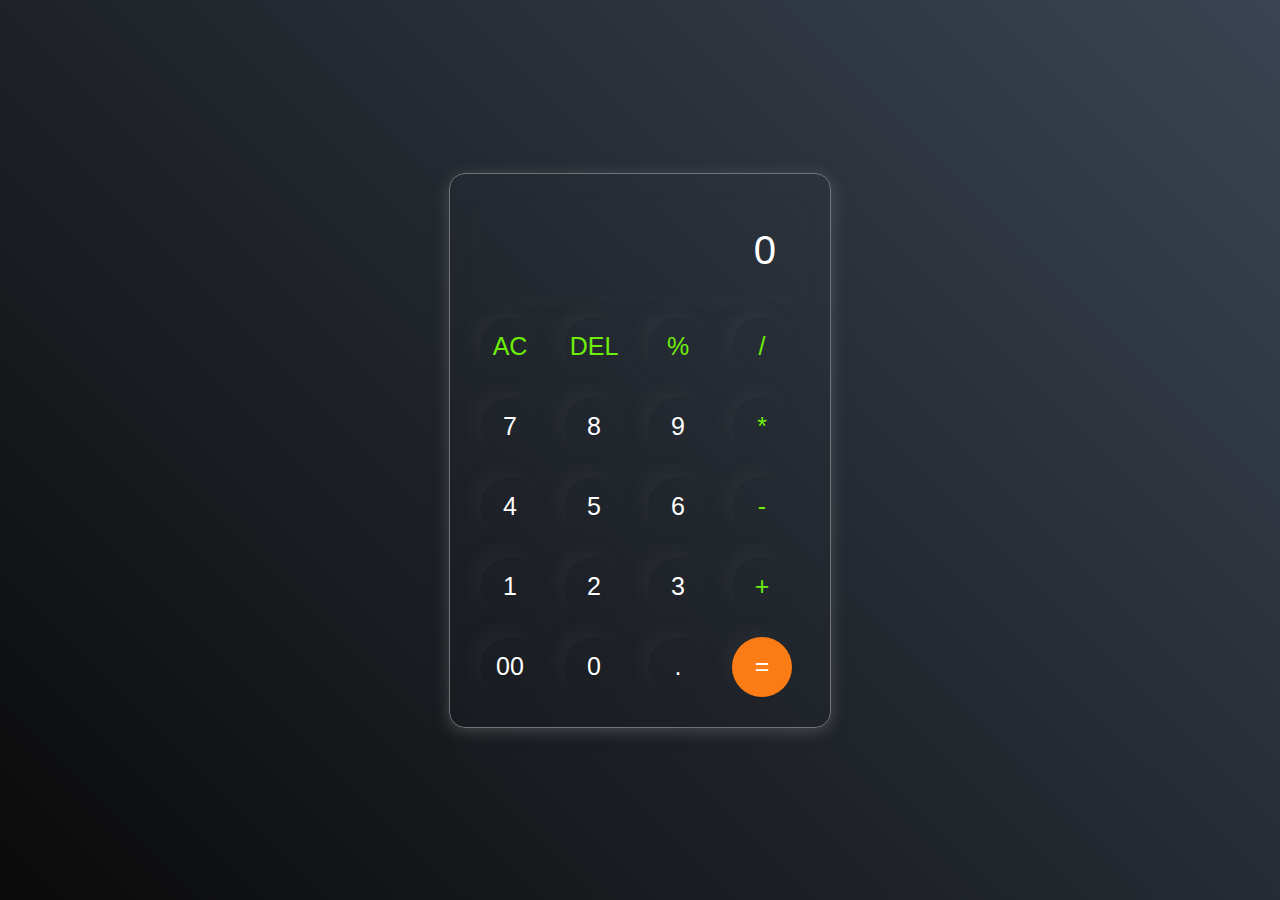
<file: Calculator/index.html>
<!DOCTYPE html>
<html lang="en">

<head>
    <meta charset="UTF-8">
    <meta name="viewport" content="width=device-width, initial-scale=1.0">
    <title>Calculator</title>
    <link rel="stylesheet" href="style.css">
</head>

<body>

    <div class="calculator">
        <input type="text" placeholder="0" id="input-box">
        <div>
            <button class="operator">AC</button>
            <button class="operator">DEL</button>
            <button class="operator">%</button>
            <button class="operator">/</button>
        </div>
        <div>
            <button>7</button>
            <button>8</button>
            <button>9</button>
            <button class="operator">*</button>
        </div>
        <div>
            <button>4</button>
            <button>5</button>
            <button>6</button>
            <button class="operator">-</button>
        </div>
        <div>
            <button>1</button>
            <button>2</button>
            <button>3</button>
            <button class="operator">+</button>
        </div>
        <div>
            <button>00</button>
            <button>0</button>
            <button>.</button>
            <button class="equalBtn">=</button>
        </div>





    </div>

    <script src="script..js"></script>
</body>

</html>
</file>
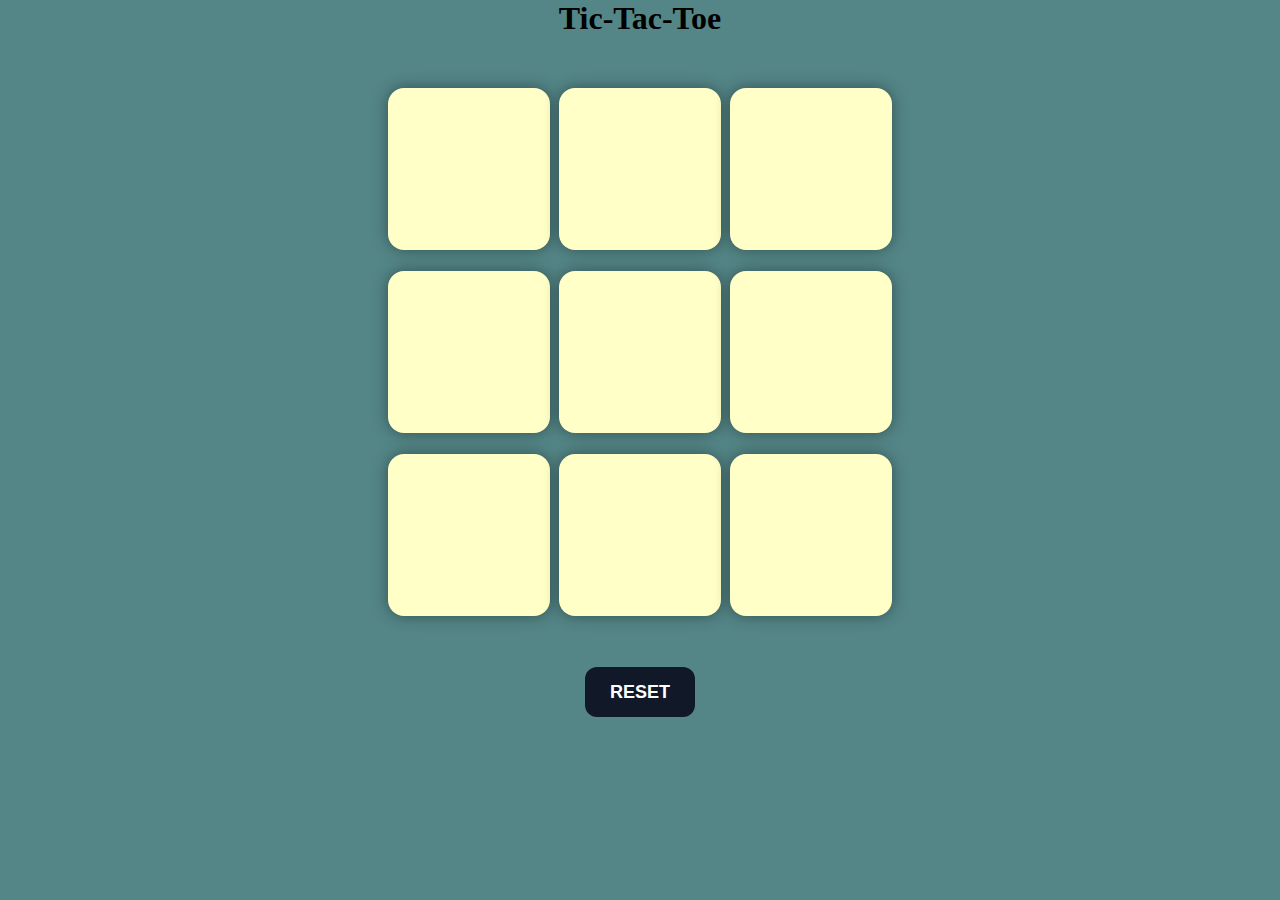
<file: tic-tac-toe-game/index.html>
<!DOCTYPE html>
<html lang="en">

<head>
    <meta charset="UTF-8">
    <meta name="viewport" content="width=device-width, initial-scale=1.0">
    <title>Tic Tac Toe</title>
    <link rel="stylesheet" href="style.css">
</head>

<body>
    <div class="msg-container hide">
        <p id="msg"></p>
        <button class="new-btn btn">New Game</button>
    </div>
    <main>
        <h1>Tic-Tac-Toe</h1>
        <div class="container">
            <div class="game">
                <button class="box"></button>
                <button class="box"></button>
                <button class="box"></button>
                <button class="box"></button>
                <button class="box"></button>
                <button class="box"></button>
                <button class="box"></button>
                <button class="box"></button>
                <button class="box"></button>
            </div>
        </div>
        <button class="reset-btn btn">RESET</button>
    </main>






    <script src="script.js"></script>
</body>

</html>
</file>
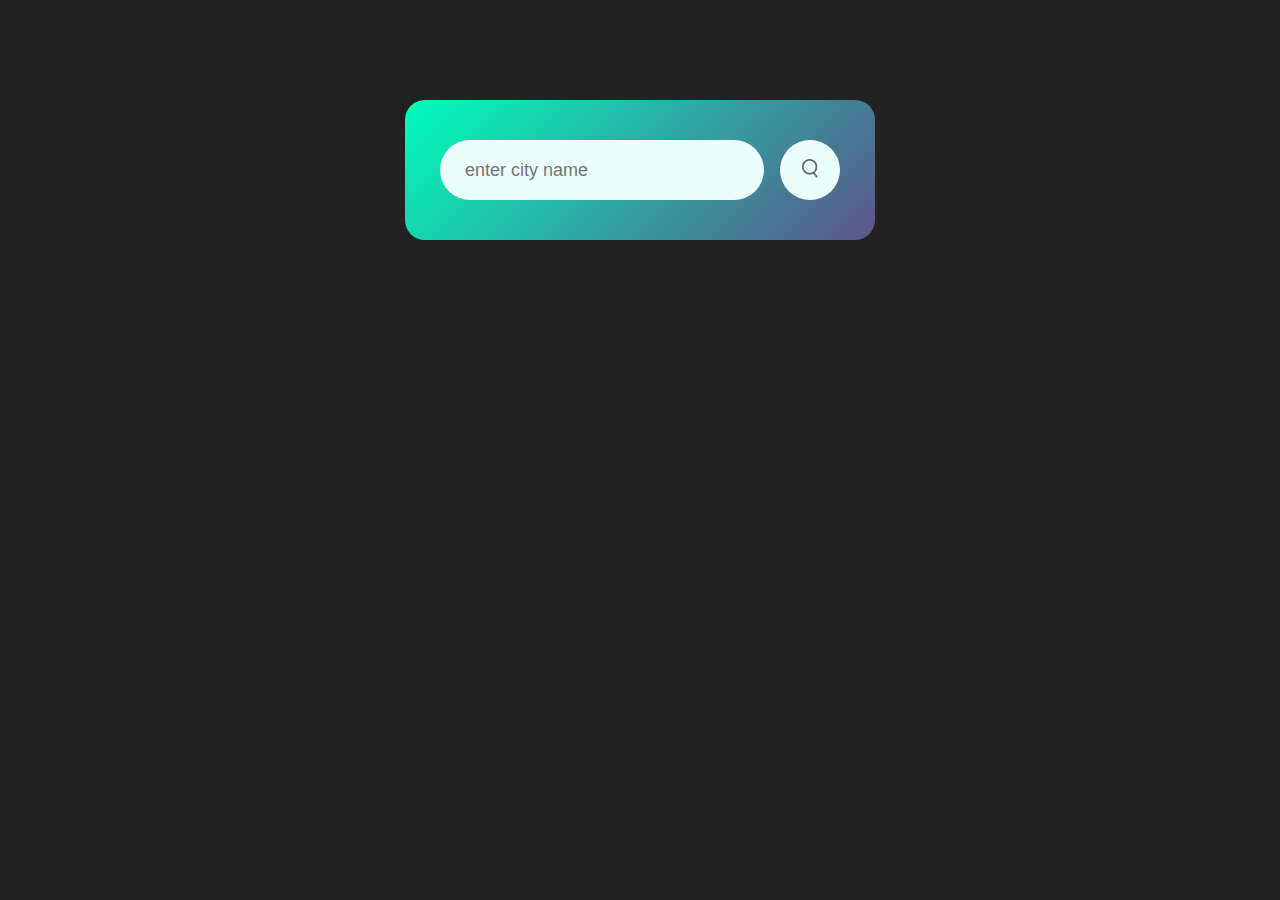
<file: weather/index.html>
<!DOCTYPE html>
<html lang="en">

<head>
    <meta charset="UTF-8">
    <meta name="viewport" content="width=device-width, initial-scale=1.0">
    <title>Weather</title>
    <link rel="stylesheet" href="style.css">
</head>

<body>

    <div class="card">
        <div class="search">
            <input type="text" placeholder="enter city name" spellcheck="false">
            <button><img src="images/search.png" alt=""></button>
        </div>
        <div class="error">Invalid city name</div>
        <div class="weather">
            <img src="images/rain.png" class="weather-icon">
            <h1 class="temp">22℃</h1>
            <h2 class="city">New York</h2>
            <div class="details">
                <div class="col">
                    <img src="images/humidity.png" alt="">
                    <div>
                        <p class="humidity">50%</p>
                        <p>Humidity</p>
                    </div>
                </div>
                <div class="col">
                    <img src="images/wind.png" alt="">
                    <div>
                        <p class="wind">15 km/h</p>
                        <p>Wind Speed</p>
                    </div>
                </div>
            </div>

        </div>
    </div>

    <script src="script.js"></script>
</body>

</html>
</file>
<file: Calculator/style.css>
* {
    margin: 0;
    padding: 0;
    box-sizing: border-box;
}

body {
    width: 100%;
    height: 100vh;
    display: flex;
    justify-content: center;
    align-items: center;
    background: linear-gradient(45deg, #0a0a0a, #3a4452);
}

.calculator {
    border: 1px solid #717377;
    padding: 20px;
    border-radius: 16px;
    background: transparent;
    box-shadow: 0px 3px 15px rgba(113, 115, 119, 0.5);

}

input {
    width: 320px;
    border: none;
    outline: none;
    padding: 24px;
    margin: 10px;
    background: transparent;
    box-shadow: 0px 3px 15px rgba(84, 84, 84, 0.1);
    font-size: 40px;
    text-align: right;
    color: #ffffff;


}

input::placeholder {
    color: #ffffff;
}

button {
    border: none;
    width: 60px;
    height: 60px;
    margin: 10px;
    border-radius: 50%;
    background: transparent;
    color: #ffffff;
    font-size: 25px;
    box-shadow: -8px -8px 15px rgba(100, 100, 100, 0.1);
    cursor: pointer;
}

.equalBtn {
    background-color: #fb7c14;
}

.operator {
    color: #6dee0a;
}
</file>
<file: tic-tac-toe-game/style.css>
* {
    padding: 0;
    margin: 0;
}

body {
    background-color: #548687;
    text-align: center;
}

.container {
    height: 70vh;
    display: flex;
    justify-content: center;
    align-items: center;
}

.game {
    height: 60vmin;
    width: 60vmin;
    display: flex;
    flex-wrap: wrap;
    justify-content: center;
    align-items: center;
    gap: 1vmin;
}

.box {
    height: 18vmin;
    width: 18vmin;
    border-radius: 1rem;
    border: none;
    box-shadow: 0 0 1rem rgba(0, 0, 0, 0.4);
    font-size: 8vmin;
    color: #b0413e;
    background-color: #ffffc7;
}

.btn {
    padding: .75rem 1.5rem;
    background-color: #111827;
    border: 1px solid transparent;
    border-radius: .75rem;
    box-sizing: border-box;
    color: #FFFFFF;
    cursor: pointer;
    font-size: 1.125rem;
    font-weight: 600;
    line-height: 1.5rem;
    text-align: center;
    text-decoration: none #6B7280 solid;
    text-decoration-thickness: auto;
}


#msg {
    color: #ffffc7;
    font-size: 10vmin;

}

.msg-container {
    height: 100vmin;
    display: flex;
    flex-direction: column;
    justify-content: center;
    align-items: center;
    gap: 2rem;

}

.hide {
    display: none;
}
</file>
<file: weather/style.css>
* {
    margin: 0;
    padding: 0;
    font-family: 'Poppins', sans-serif;
    box-sizing: border-box;
}

body {
    background-color: #222;
}

.card {
    width: 90%;
    max-width: 470px;
    background: linear-gradient(135deg, #00feba, #5b548a);
    color: #fff;
    margin: 100px auto 0;
    border-radius: 20px;
    padding: 40px 35px;
    text-align: center;
}

.search {
    width: 100%;
    display: flex;
    align-items: center;
    justify-content: space-between;
}

.search input {
    border: 0;
    outline: 0;
    background: #ebfffc;
    color: #555;
    padding: 10px 25px;
    height: 60px;
    border-radius: 30px;
    flex: 1;
    margin-right: 16px;
    font-size: 18px;
}

.search button {
    border: 0;
    outline: 0;
    background: #ebfffc;
    border-radius: 50%;
    width: 60px;
    height: 60px;
    cursor: pointer;

}

.search button img {
    width: 16px;
}

.weather-icon {
    width: 170px;
    margin-top: 30px;
}

.weather h1 {
    font-size: 80px;
    font-weight: 500;
}

.weather h2 {
    font-size: 45px;
    font-weight: 400;
    margin-top: -6px;
}

.details {
    display: flex;
    align-items: center;
    justify-content: space-between;
    padding: 0 20px;
    margin-top: 50px;
}

.col {
    display: flex;
    align-items: center;
    text-align: left;

}

.col img {
    width: 40px;
    margin-right: 10px;
}

.humidity,
.wind {
    font-size: 28px;
    margin-top: -6px;
}

.weather {
    display: none;
}

.error {
    color: red;
    text-align: left;
    margin-left: 10px;
    font-size: 14px;
    font-weight: bolder;
    margin-top: 10px;
    display: none;

}
</file>
